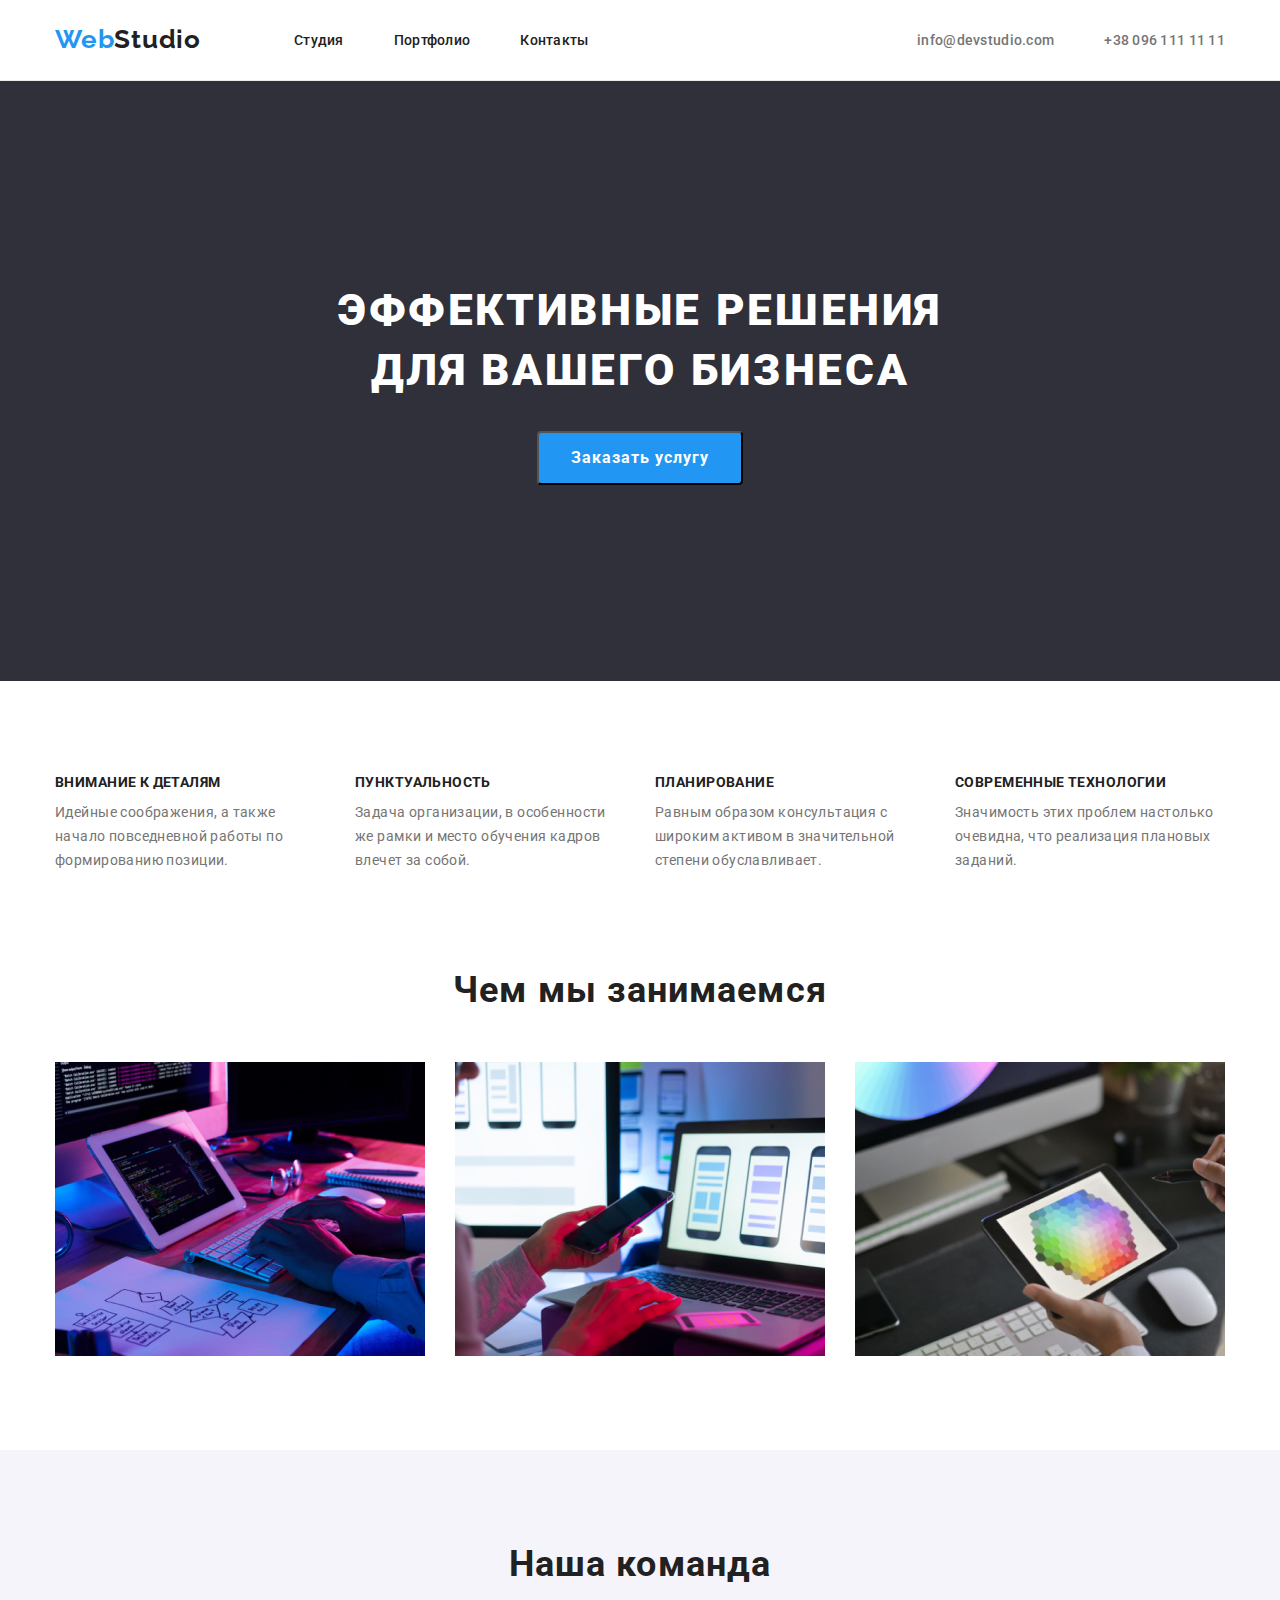
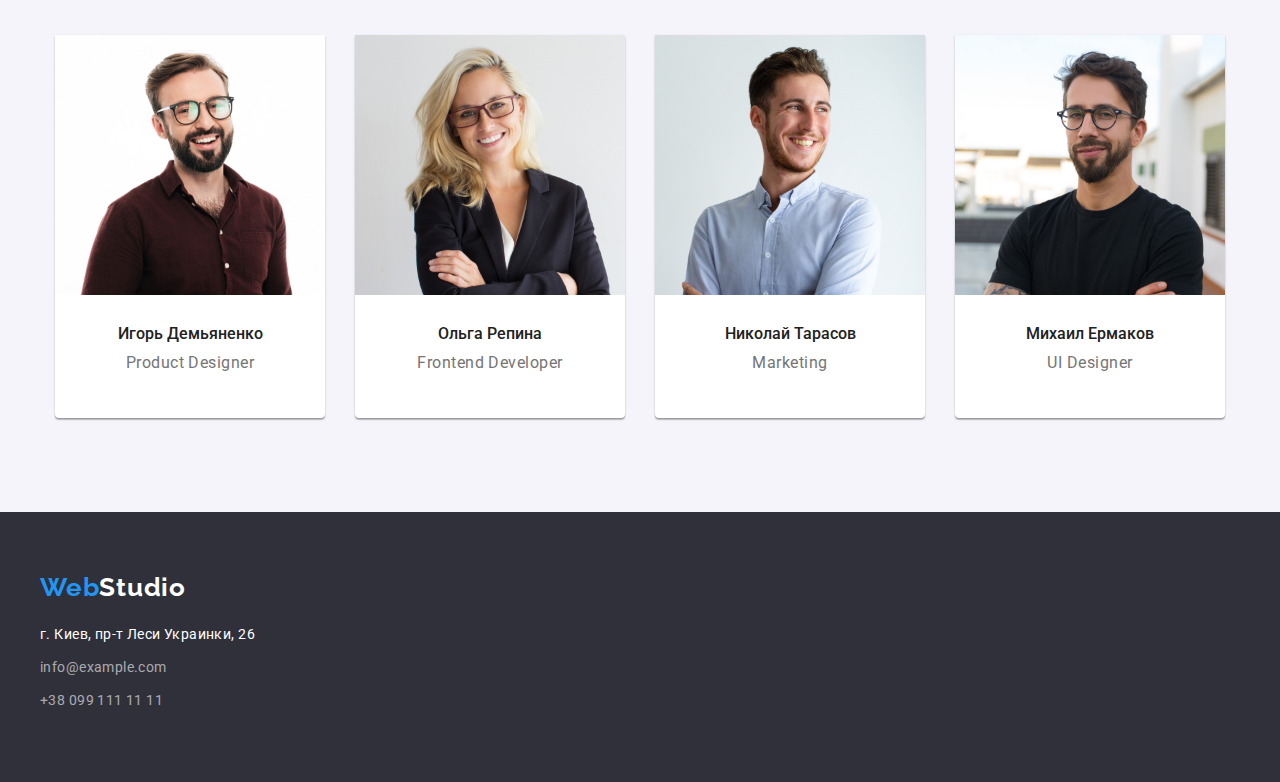
<file: index.html>
<!DOCTYPE html>
<html lang="ru">
<head>
    <meta charset="UTF-8">
    <meta name="viewport" content="width=device-width, initial-scale=1.0">
    <title>Web Studio</title>
    <link rel="preconnect" href="https://fonts.gstatic.com">
    <link href="https://fonts.googleapis.com/css2?family=Raleway:wght@700&family=Roboto:wght@400;500;700;900&display=swap" rel="stylesheet">
    <link rel="stylesheet" href="https://cdnjs.cloudflare.com/ajax/libs/modern-normalize/1.0.0/modern-normalize.min.css">
    <link rel="stylesheet" href="./CSS/style.css">
    
</head>
<body>
        <header class="header">
            <div class="container">
            <nav class="navigation">
                <a class="logotype" href="index.html">Web<span class="logo-span">Studio</span></a>
                <ul class="navigation-list">
                   <li class="navigation-list-item"><a class="navigation-list-link" href="#">Студия</a></li>
                   <li class="navigation-list-item"><a class="navigation-list-link" href="portfolio.html">Портфолио</a></li>
                   <li class="navigation-list-item"><a class="navigation-list-link" href="#">Контакты</a></li>
               </ul>
            </nav>
            <ul class="contact-link">
               <li class="header-contact"><a class="header-contact-link" href="mailto:info@devstudio.com">info@devstudio.com</a></li>
               <li class="header-contact"><a class="header-contact-link" href="tel:+380961111111">+38 096 111 11 11</a></li>
            </ul>
           </div>
        </header>

  <main>    
     <!--герой-->
            <section class="hero">
                <div class="container-hero">
                <h1 class="hero-title">Эффективные решения <br> для вашего бизнеса</h1>
                <button class="hero-btn" type="button">Заказать услугу</button>
                </div> 
            </section>
         

     <!--Функції-->
     <section class="priorities">
         <div class="container-priorities">
         <h2 class="title">Наши приоритеты</h2>
         <ul class="priorities-list">
             <li class="priorities-list-item">
                 <h3 class="priorities-list-title">Внимание к деталям</h3>
                 <p  class="priorities-list-subtitle">Идейные соображения, а также начало повседневной работы по формированию позиции.</p>
             </li>
             <li class="priorities-list-item">
                 <h3 class="priorities-list-title">Пунктуальность</h3>
                 <p class="priorities-list-subtitle">Задача организации, в особенности же рамки и место обучения кадров влечет за собой.</p>
            </li>
            <li class="priorities-list-item">
                <h3 class="priorities-list-title">Планирование</h3>
                <p class="priorities-list-subtitle">Равным образом консультация с широким активом в значительной степени обуславливает.</p>
            </li>
             <li class="priorities-list-item">
                <h3 class="priorities-list-title">Современные технологии</h3>
                <p class="priorities-list-subtitle">Значимость этих проблем настолько очевидна, что реализация плановых заданий.</p>
             </li>
         </ul>
        </div>
     </section>
     <!--чем мы занимаемся-->
     <section class="about">
         <div class="container-about">
         <h2 class="title">Чем мы занимаемся</h2>
         <ul class="grid list">
             <li class="grid-item gallery-item"><img class="about-list-img" src="./Images/what-we-do/box-1.jpg" alt="печатает на ноутбуке" width="370"></li>
             <li class="grid-item gallery-item"><img class="about-list-img" src="./Images/what-we-do/box-2.jpg" alt="ноутбук" width="370"></li>
             <li class="grid-item gallery-item"><img class="about-list-img" src="./Images/what-we-do/box-3.jpg" alt="планшет" width="370"></li>
         </ul>
        </div>
     </section>
     <!--команда-->
     <section class="team">
         <div class="container-block">
         <h2 class="title">Наша команда</h2>
         <ul class="team-list grid">
             <li class="grid-item team-list-item"><img class="team-list-img" src="./Images/team/team-1.jpg" alt="фото работника" width="270">
                <div class="team-text">
                <h3 class="item-name">Игорь Демьяненко</h3>
                  <p class="item-description" lang="en">Product Designer</p>
                </div>
                </li>
             <li class="grid-item team-list-item"><img class="team-list-img" src="./Images/team/team-2.jpg" alt="фото работника" width="270">
                <div class="team-text">
                <h3 class="item-name">Ольга Репина</h3>
                 <p class="item-description" lang="en">Frontend Developer</p>
                </div> 
                </li>
             <li class="grid-item team-list-item"><img class="team-list-img" src="./Images/team/team-3.jpg" alt="фото работника" width="270">
                <div class="team-text"> 
                <h3 class="item-name">Николай Тарасов</h3>
                 <p class="item-description" lang="en">Marketing</p>
                </div> 
                </li>
              <li class="grid-item team-list-item"><img class="team-list-img" src="./Images/team/team-4.jpg" alt="фото работника" width="270">
                <div class="team-text">  
                <h3 class="item-name">Михаил Ермаков</h3>
                 <p class="item-description" lang="en">UI Designer</p>
                </div> 
                </li>
         </ul>
        </div>
     </section>
    </main>
    <footer class="footer">
        <div class="container-footer">
        <a class="footer-logotype" href="./index.html">Web<span class="footer-logo-span">Studio</span></a>
          <address class="footer-addres">
              <ul class="footer-list">
            <li class="footer-list-item"><a class="footer-list-link-maps" href="https://goo.gl/maps/Lhu3DwiovZqrXFvk8" target="_blank" rel="noopener noreferrer">
                г. Киев, пр-т Леси Украинки, 26</a></li>
            <li class="footer-list-item"><a class="footer-list-link" href="mailto:info@devstudio.com">info@example.com</a></li>
            <li class="footer-list-item"><a class="footer-list-link" href="tel:+38096111111">+38 099 111 11 11</a></li>
              </ul>
            </address>
        </div>
    </footer>

</body>
</html>
</file>
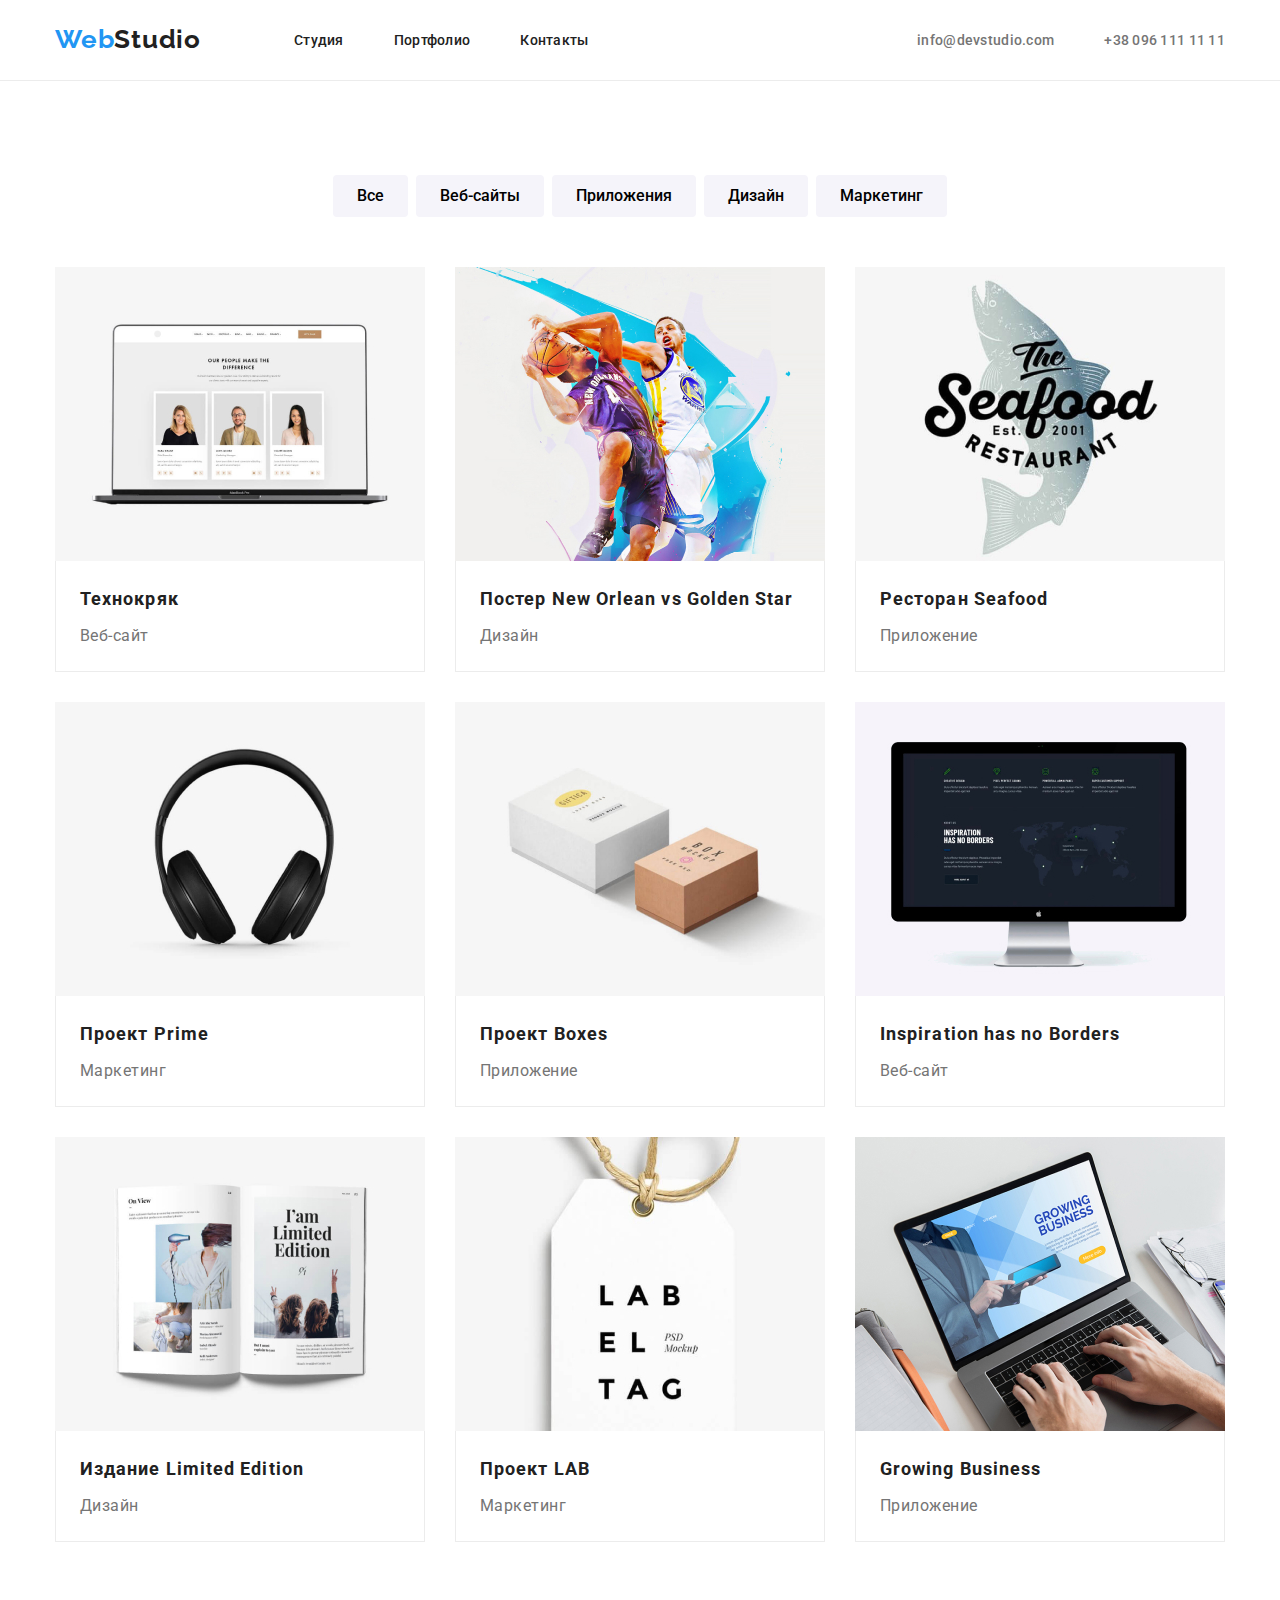
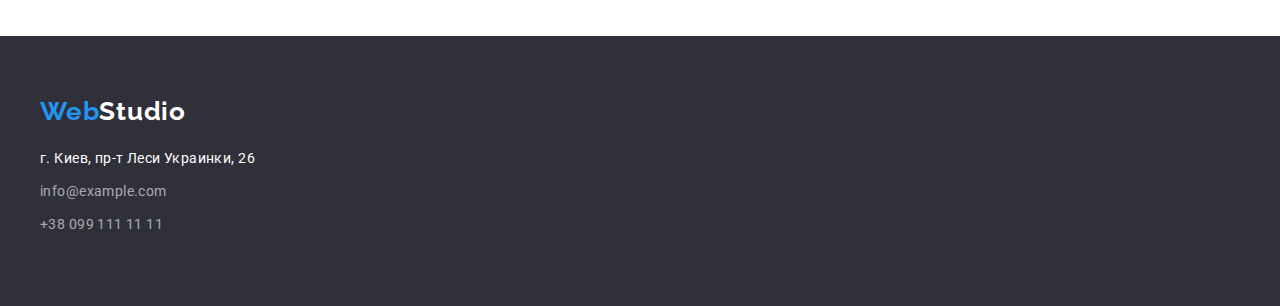
<file: portfolio.html>
<!DOCTYPE html>
<html lang="ru">
<head>
    <meta charset="UTF-8">
    <meta http-equiv="X-UA-Compatible" content="IE=edge">
    <meta name="viewport" content="width=device-width, initial-scale=1.0">
    <title lang="ru">Portfolio</title>
    <link rel="preconnect" href="https://fonts.gstatic.com">
    <link href="https://fonts.googleapis.com/css2?family=Raleway:wght@700&family=Roboto:wght@400;500;700;900&display=swap" rel="stylesheet">
    <link rel="stylesheet" href="https://cdnjs.cloudflare.com/ajax/libs/modern-normalize/1.0.0/modern-normalize.min.css">
    <link rel="stylesheet" href="./CSS/style.css">
</head>
<body>
    <header class="header">
        <div class="container">
        <nav class="navigation">
            <a class="logotype" href="index.html">Web<span class="logo-span">Studio</span></a>
            <ul class="navigation-list">
               <li class="navigation-list-item"><a class="navigation-list-link" href="#">Студия</a></li>
               <li class="navigation-list-item"><a class="navigation-list-link" href="portfolio.html">Портфолио</a></li>
               <li class="navigation-list-item"><a class="navigation-list-link" href="#">Контакты</a></li>
           </ul>
        </nav>
        <ul class="contact-link">
           <li class="header-contact"><a class="header-contact-link" href="mailto:info@devstudio.com">info@devstudio.com</a></li>
           <li class="header-contact"><a class="header-contact-link" href="tel:+380961111111">+38 096 111 11 11</a></li>
        </ul>
       </div>
    </header>
    <main>
        <!--Портфолио-->
       <section class="portfolio">
           <div class="container-portfolio">
           <h1 class="title">Портфолио</h1>
           <ul class="portfolio-button">
               <li class="portfolio-button-list"><button class="portfolio-button-item" type="button">Все</button></li>
               <li class="portfolio-button-list"><button class="portfolio-button-item" type="button">Веб-сайты</button></li>
               <li class="portfolio-button-list"><button class="portfolio-button-item" type="button">Приложения</button></li>
               <li class="portfolio-button-list"><button class="portfolio-button-item" type="button">Дизайн</button></li>
               <li class="portfolio-button-list"><button class="portfolio-button-item" type="button">Маркетинг</button></li>
          </ul>
           <ul class="portfolio-list grid">
               <li class="grid-item portfolio-img">
                <a class="link-card" href="#">
                   <img src="./Images/Portfolio/Web/img-1.jpg" alt="веб-сайт" width="370" height="295">
                   <div class="description">
                   <h2 class="porfolio-name">Технокряк</h2>
                   <p class="portfolio-description">Веб-сайт</p>
                </div>
            </a>
                </li>
               <li class="grid-item portfolio-img">
                <a class="link-card" href="#">
                    <img src="./Images/Portfolio/Web/img-2.jpg" alt="постер" width="370" height="295">
                <div class="description">
                   <h2 class="porfolio-name">Постер New Orlean vs Golden Star</h2>
                   <p class="portfolio-description">Дизайн</p>
                </div>
            </a>
                </li>
               <li class="grid-item portfolio-img">
                <a class="link-card" href="#">
                   <img src="./Images/Portfolio/Web/img-3.jpg" alt="Приложение" width="370" height="295">
                <div class="description">
                   <h2 class="porfolio-name">Ресторан Seafood</h2>
                   <p class="portfolio-description">Приложение</p>
                </div>
            </a>
                </li>
               <li class="grid-item portfolio-img">
                <a class="link-card" href="#">
                   <img src="./Images/Portfolio/Web/img-4.jpg" alt="Маркетинг" width="370" height="295">
                <div class="description">
                   <h2 class="porfolio-name">Проект Prime</h2>
                   <p class="portfolio-description">Маркетинг</p>
                </div>
            </a>
                </li>
               <li class="grid-item portfolio-img">
                <a class="link-card" href="#">
                   <img src="./Images/Portfolio/Web/img-5.jpg" alt="Приложение" width="370" height="295">
                <div class="description">
                   <h2 class="porfolio-name">Проект Boxes</h2>
                   <p class="portfolio-description">Приложение</p>
                </div>
            </a>
                </li>
               <li class="grid-item portfolio-img">
                <a class="link-card" href="#">
                   <img src="./Images/Portfolio/Web/img-6.jpg" alt="веб-сайт" width="370" height="295">
                <div class="description">
                   <h2 class="porfolio-name">Inspiration has no Borders</h2>
                   <p class="portfolio-description">Веб-сайт</p>
                </div>
            </a>
                </li>
               <li class="grid-item portfolio-img">
                <a class="link-card" href="#">
                   <img src="./Images/Portfolio/Web/img-7.jpg" alt="Дизайн" width="370" height="295">
                <div class="description">
                   <h2 class="porfolio-name">Издание Limited Edition</h2>
                   <p class="portfolio-description">Дизайн</p>
                </div>
            </a>
                </li>
               <li class="grid-item portfolio-img">
                <a class="link-card" href="#">
                   <img src="./Images/Portfolio/Web/img-8.jpg" alt="Маркетинг" width="370" height="295">
                <div class="description">
                   <h2 class="porfolio-name">Проект LAB</h2>
                   <p class="portfolio-description">Маркетинг</p>
                </div>
            </a>
                </li>
               <li class="grid-item portfolio-img">
                <a class="link-card" href="#">
                   <img src="./Images/Portfolio/Web/img-9.jpg" alt="Приложение" width="370" height="295">
                <div class="description">
                   <h2 class="porfolio-name">Growing Business</h2>
                   <p class="portfolio-description">Приложение</p>
                </div>
            </a>
                </li>
           </ul>
        </div>
       </section>
    </main>
       <footer class="footer">
        <div class="container-footer">
        <a class="footer-logotype" href="./index.html">Web<span class="footer-logo-span">Studio</span></a>
          <address class="footer-addres">
              <ul class="footer-list">
            <li class="footer-list-item"><a class="footer-list-link-maps" href="https://goo.gl/maps/Lhu3DwiovZqrXFvk8" target="_blank" rel="noopener noreferrer">
                г. Киев, пр-т Леси Украинки, 26</a></li>
            <li class="footer-list-item"><a class="footer-list-link" href="mailto:info@devstudio.com">info@example.com</a></li>
            <li class="footer-list-item"><a class="footer-list-link" href="tel:+38096111111">+38 099 111 11 11</a></li>
              </ul>
            </address>
        </div>
    </footer>
</body>
</html>
</file>
<file: CSS/style.css>
/* ======= GENERAL STYLE ======= */

html {
    box-sizing: border-box;
  }
  
  *,
  *::before,
  *::after {
    box-sizing: inherit;
  }

h1,
h2,
h3,
h4,
h5,
h6,
p {
  margin-top: 0px;
  margin-bottom: 0px;
}
.body {
    font-family: "Roboto", sans-serif;
    font-size: 14px;
    line-height: 1.71;
    letter-spacing: 0.03em;
}


ul {
    padding: 0px;
    margin: 0px;
}
  

img {
    display: block;
    max-width: 100%;
    height: auto;
}

.link {
    text-decoration: none;
    color: inherit;
}

.list {
    text-decoration: none;
    margin-bottom: 0;
    padding-left: 0;
    list-style: none;
}

.flexbox {
    display: flex;
    justify-content: space-between;
  }

.container {
  width: 1200px;
  padding-left: 15px;
  padding-right: 15px;
  margin: auto;
}


.grid {
    display: flex;
    flex-wrap: wrap;
    margin-left: -30px;
    margin-top: -30px;
  }
  
  .grid-item {
  flex-basis: calc((100% - 30px * var(--grid-item)) / var(--grid-item));
  margin-left: 30px;
  margin-top: 30px;
  }

/* ======= END GENERAL STYLE ======= */

/* ======= VARIABLE ======= */

:root {
    --text-font: "Roboto", sans-serif;
    --title-font: "Roboto", sans-serif;
    --logo-font: "Raleway", sans-serif;
    --accent-color: #2196F3;
    --primary-white-color: #F5F4FA;
    --light-text-color: #FFFFFF;
    --text-color: #212121;
    --team-section-color: #F5F4FA;
}

/* ======= END VARIABLE ======= */

/* ======= BODY ======= */

body {
    margin-left: auto;
    margin-right: auto;
    font-family: var(--text-font);
    color: #757575;
    } 

/* ======= END BODY ======= */

/* ======= HEADER ======= */

header {
    border-bottom: solid 1px #ECECEC;
}

.header .container {
    display: flex;
    width: 1200px;
    height: 80px;  
    padding-left: 15px;
    padding-right: 15px;  
} 

.navigation {
    display: flex;
    align-items: center;
} 


.logotype {
    font-family: var(--logo-font);
    font-weight: 700;
    font-size: 26px;
    line-height: 1.2;
    letter-spacing: 0.03em;
    color: #2196F3;
    text-decoration: none;
    }

.logo-span {
    color: #212121;
    }

.navigation-list,
.contact-link {
    display: flex;
} 


.navigation-list {
    margin-left: 93px;
}

.navigation-list-item {
    display: block;
    margin-right: 50px;
    text-decoration: none;
}

.navigation-list-item:last-child {
    margin-right: 0px;
}

.navigation-list-link {
    padding-top: 32px;
    padding-bottom: 32px;
    font-weight: 500;
    font-size: 14px;
    line-height: 1.14;
    letter-spacing: 0.02em;
    color: #212121;
    text-decoration: none;
   
    }

.navigation-list-link:hover,
.navigation-list-link:focus {
    color: var(--accent-color)
    }

.header-contact-link {
    font-weight: 500;
    font-size: 14px;
    line-height: 1.14px;
    letter-spacing: 0.02em;
    color: #757575;
    text-decoration: none;
    }

 .contact-link {
    list-style: none;
    align-items: center;
    margin-left: auto;
  }

.header-contact :last-child {
    margin-left: 50px;
    margin-right: 0px;
}

.header-contact-link:hover,
.header-contact-link:focus {
    color: var(--accent-color)
    }

/* ======= END HEADER ======= */

/* ======= TITLE ======= */

.title {
    font-family: var(--title-font);
    font-weight: bold;
    font-size: 36px;
    line-height: 1.16;
    text-align: center;
    letter-spacing: 0.03em;
    color: var(--text-color);
}

/* ======= END TITLE ======= */


/* ======= HERO ======= */

.hero {
    max-width: 1600px;
    height: 600px;
    padding-top: 200px;
    padding-bottom: 200px;
    margin-left: auto;
    margin-right: auto;
    background: #2F303A;
    text-align: center;
}

.container-hero {
    width: 1200px;
    padding-right: 15px;
    padding-left: 15px;
    margin-right: auto;
    margin-left: auto;
}


.hero-title {
    align-items: center;
    justify-content: center;
    font-family: var(--title-font);
    font-weight: 900;
    font-size: 44px;
    line-height: 1.36;
    letter-spacing: 0.06em;
    text-transform: uppercase;
    color: var(--light-text-color);
    margin-bottom: 30px;
    }
 
.hero-btn {
    font-family: var(--text-font);
    background-color: var(--accent-color);
    color: var(--light-text-color);
    border-radius: 4px;
    font-weight: 700;
    font-size: 16px;
    line-height: 1.87;
    display: flex;
    align-items: center;
    text-align: center;
    letter-spacing: 0.06em;
    min-width: 200px;
    padding: 10px 32px;
    margin-top: 30px;
    margin-left: auto;
    margin-right: auto;
    cursor: pointer;
  }

.hero-btn:hover,
.hero-btn:focus {
    color: white;
    background-color: #188CE8;
}

/* ======= END HERO ======= */
  

/* ======= PRIORITIES ======= */ 

.priorities {
    padding-top: 94px;
    padding-bottom: 94px;
    margin-left: auto;
    margin-right: auto;
}

.container-priorities {
    width: 1200px;
    padding-right: 15px;
    padding-left: 15px;
    margin-right: auto;
    margin-left: auto;
   
}

.container-priorities .title {
    display: none;
}

.priorities-list {
   list-style: none;
   display: flex;
   justify-content: space-between   
}


.priorities-list-title {
    font-family: var(--title-font);
    font-weight: bold;
    font-size: 14px;
    line-height: 1.14;
    letter-spacing: 0.03em;
    text-transform: uppercase;
    color:  #212121;
}

.priorities-list-subtitle {
    font-family: var(--text-font);
    font-weight: normal;
    font-size: 14px;
    line-height: 1.71;
    letter-spacing: 0.03em;
    color: #757575;
    height: 75px;
    width: 270px;
    margin-top: 10px;
}

/* ======= END PRIORITIES ======= */ 

/* ======= ABOUT ======= */ 
.about {
    padding-bottom: 94px;
    margin-right: auto;
    margin-left: auto;
}


.container-about {
    width: 1200px;
    padding-right: 15px;
    padding-left: 15px;
    margin-right: auto;
    margin-left: auto;
}

.title{
    text-align: center;
    margin-bottom: 50px;
 
}

.gridlist {
    list-style: none;
    display: flex;
    margin-left: -30px;
    margin-top: -30px;
  
}

.gallery-item {
    --grid-item: 3;
}


/* ======= END ABOUT ======= */ 

/* ======= TEAM ======= */

.team {
    padding-top: 94px;
    padding-bottom: 94px;
    margin-right: auto;
    margin-left: auto;
    background-color: var(--team-section-color);
}

.container-block {
    width: 1200px;
    padding-left: 15px;
    padding-right: 15px;
    margin-right: auto;
    margin-left: auto;
}

.team-list-item {
    --grid-item: 4;
    list-style: none;
    background: var(--light-text-color);
    box-shadow: 0px 1px 3px rgb(0 0 0 / 12%), 0px 1px 1px rgb(0 0 0 / 14%), 0px 2px 1px rgb(0 0 0 / 20%);
    border-radius: 0px 0px 4px 4px;
}
.team .team-text {
    padding-top: 30px;
    padding-bottom: 30px;
    
}

.item-name {
    font-family: var(--title-font);
    font-style: normal;
    font-weight: 500;
    font-size: 16px;
    line-height: 1,18;
    margin-bottom: 10px;
    text-align: center;
    color: #212121
}

.item-description {
    font-family: var(--title-font);
    font-style: normal;
    font-weight: normal;
    font-size: 16px;
    line-height: 1,18;
    margin-bottom: 16px;
    text-align: center;
    letter-spacing: 0.03em;
    color: #757575;
}

/* ======= END TEAM ======= */ 

/* ======= PORTFOLIO ======= */

.portfolio {
    padding-top: 94px;
    padding-bottom: 94px;
}

.container-portfolio {
    width: 1200px;
    padding-right: 15px;
    padding-left: 15px;
    margin-right: auto;
    margin-left: auto;
}
.portfolio .title{
    display: none;
}

.portfolio-button{
    display: flex;
    list-style: none;
    justify-content: center;
    margin-bottom: 50px;
}

.portfolio-button-list {
    margin-right: 8px;
    --grid-item: 5;
}

.portfolio-button-list:last-child {
    margin-right: 0px;
   }

.portfolio-button-item {
    padding: 6px 22px;
    font-weight: 500;
    font-size: 16px;
    line-height: 1.62;
    text-align: center;
    border-radius: 4px;
    border-color: transparent;
    font-family: var(--text-font);
    background-color: var(--primary-white-color);
    box-sizing: content-box;
    cursor: pointer;
}


.portfolio-button-item:hover,
.portfolio-button-item:focus {
    color: white;
    background-color: var(--accent-color);
    box-shadow: 0px 2px 27px -7px rgba(0,0,0,0.77);
    -webkit-box-shadow: 0px 2px 27px -7px rgba(0,0,0,0.77);
    -moz-box-shadow: 0px 2px 27px -7px rgba(0,0,0,0.77);
}

.portfolio-list {
    justify-content: space-between;
    list-style: none;   
}

.portfolio-img {
    cursor: pointer;
    --grid-item: 3 3 3;
}

.link-card {
    text-decoration: none;
    display: inline-block
}

.link-card:hover,
.link-card:focus {
    cursor: pointer;
    box-shadow: 6px 14px 23px 1px rgba(0,0,0,0.21);
    -webkit-box-shadow: 6px 14px 23px 1px rgba(0,0,0,0.21);
    -moz-box-shadow: 6px 14px 23px 1px rgba(0,0,0,0.21);
}

.description {
    border-bottom: solid 1px #ECECEC;
    border-left: solid 1px #ECECEC;
    border-right: solid 1px #ECECEC;
    padding: 20px 24px;
}

.porfolio-name {
    font-family: var(--text-font);
    font-weight: 700;
    font-style: normal;
    font-size: 18px;
    line-height: 2;
    letter-spacing: 0.06em;
    color: #212121;   
    margin-bottom: 4px; 
}

.portfolio-description {
    margin-top: 4px;
    font-family: var(--text-font);
    font-weight: normal;
    font-size: 16px;
    line-height: 1.18;
    letter-spacing: 0.03em;
    color: #757575;
    line-height: 30px;
}
/* ======= END PORTFOLIO ======= */

/* ======= FOOTER ======= */

.footer {
    padding-top: 60px;
    padding-bottom: 60px;
    margin-left: auto;
    margin-right: auto;
    background: #2F303A;
}

.container-footer {
    box-sizing: content-box;
    width: 1200px;
    padding-left: 15px;
    padding-right: 15px;
    margin-right: auto;
    margin-left: auto;
    

}

.footer-list {
    padding-top: 20px;
}

.footer-list-item {
    list-style: none;
    padding-bottom: 9px;
    padding-left: 0px;
    padding-right: 0px;
}

.footer-logotype {
    font-family: var(--logo-font);
    font-weight: 700;
    font-size: 26px;
    line-height: 1.19;
    letter-spacing: 0.03em;
    color: #2196F3;
    text-decoration: none;
    }

.footer-logo-span {
    color: #FFFFFF;
    }

.footer-list-link-maps {
    font-family: var(--text-font);
    font-weight: normal;
    font-size: 14px;
    line-height: 1.71;
    letter-spacing: 0.03em;
    color: #FFFFFF;
    text-decoration: none;
}


.footer-list-link-maps:hover,
.footer-list-link-maps:focus {
    color: var(--accent-color);
}

.footer-list-link,
.footer-list-link {
    font-family: var(--text-font);
    font-weight: normal;
    font-size: 14px;
    line-height: 1.71;
    letter-spacing: 0.03em;
    color: rgba(255, 255, 255, 0.6);
    text-decoration: none;

}

.footer-list-link:focus,
.footer-list-link:hover {
    color: var(--accent-color);
}

.footer-addres {
    font-style: normal;
}

/* ======= END FOOTER ======= */
</file>
